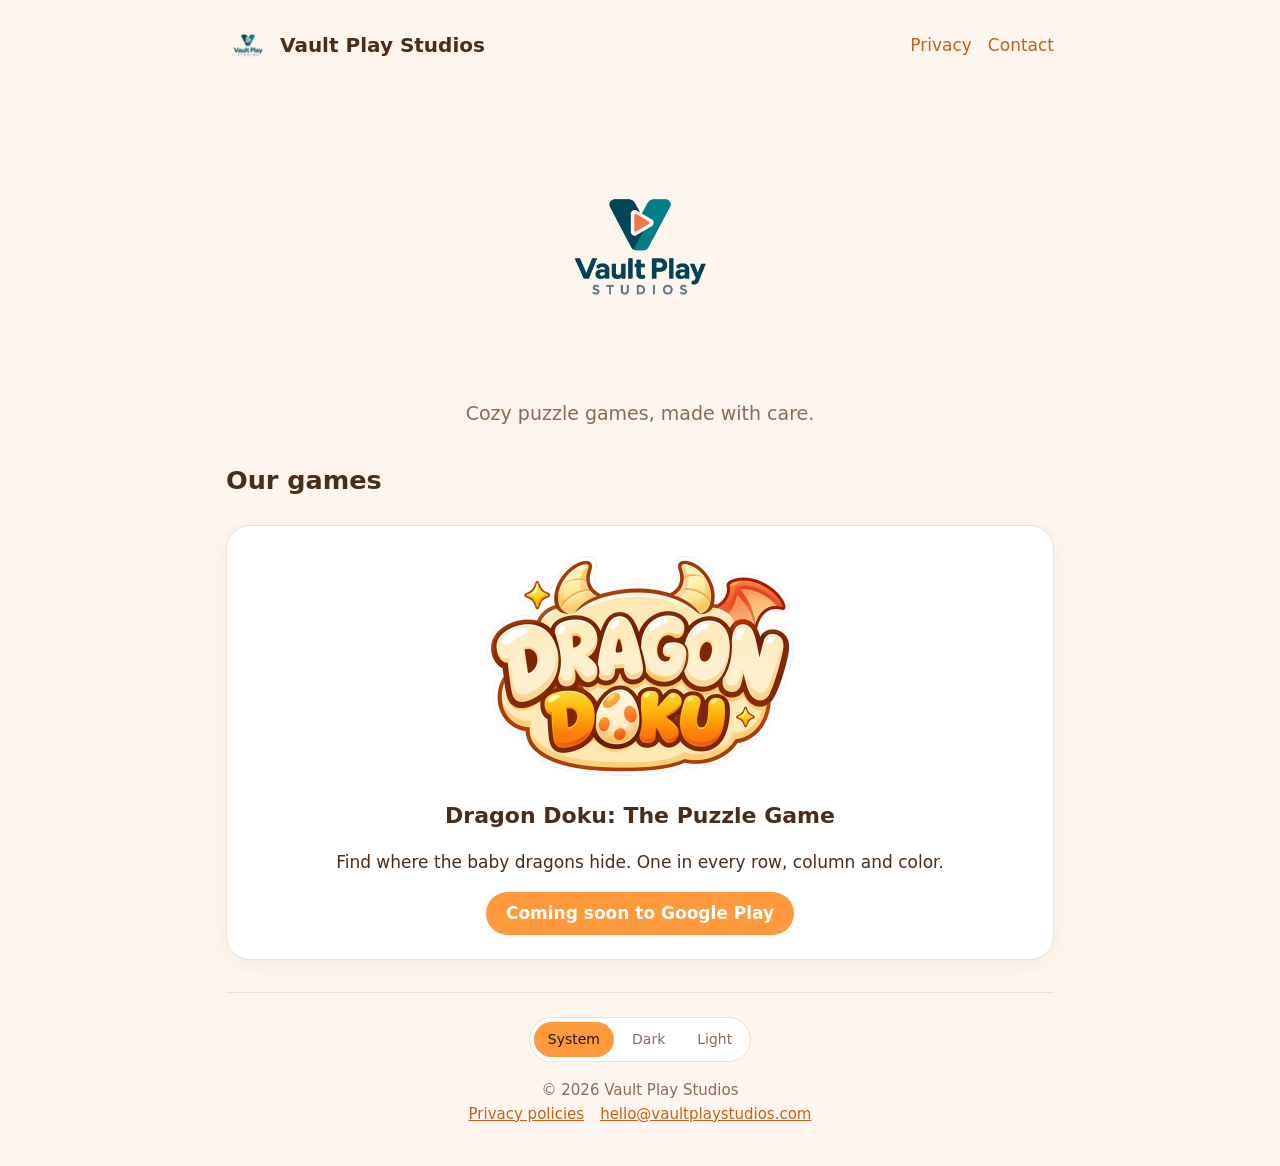
<file: index.html>
<!doctype html>
<html lang="en">
<head>
  <meta charset="utf-8">
  <meta name="viewport" content="width=device-width, initial-scale=1">
  <title>Vault Play Studios</title>
  <meta name="description" content="Vault Play Studios makes cozy puzzle games. Our first game is Dragon Doku: The Puzzle Game for Android.">
  <link rel="icon" href="img/pip.png">
  <meta name="color-scheme" content="light dark">
  <link rel="stylesheet" href="style.css">
  <script src="theme.js"></script>
</head>
<body>
  <div class="wrap">
    <header class="site">
      <a class="brand" href="./"><img src="img/studio-logo.png" alt="">Vault Play Studios</a>
      <nav><a href="privacy-policy.html">Privacy</a><a href="mailto:hello@vaultplaystudios.com">Contact</a></nav>
    </header>

    <section class="hero">
      <img class="studio" src="img/studio-logo.png" alt="Vault Play Studios logo">
      <p>Cozy puzzle games, made with care.</p>
    </section>

    <h2 style="margin:24px 0 0">Our games</h2>

    <a class="card game game-link" href="dragon-doku/">
      <img class="logo" src="img/dragondoku-logo.png" alt="Dragon Doku">
      <strong style="font-size:22px">Dragon Doku: The Puzzle Game</strong>
      <span>Find where the baby dragons hide. One in every row, column and color.</span>
      <span><span class="badge">Coming soon to Google Play</span></span>
    </a>

    <footer class="site">
      <div>© 2026 Vault Play Studios</div>
      <div><a href="privacy-policy.html">Privacy policies</a><a href="mailto:hello@vaultplaystudios.com">hello@vaultplaystudios.com</a></div>
    </footer>
  </div>
</body>
</html>
</file>
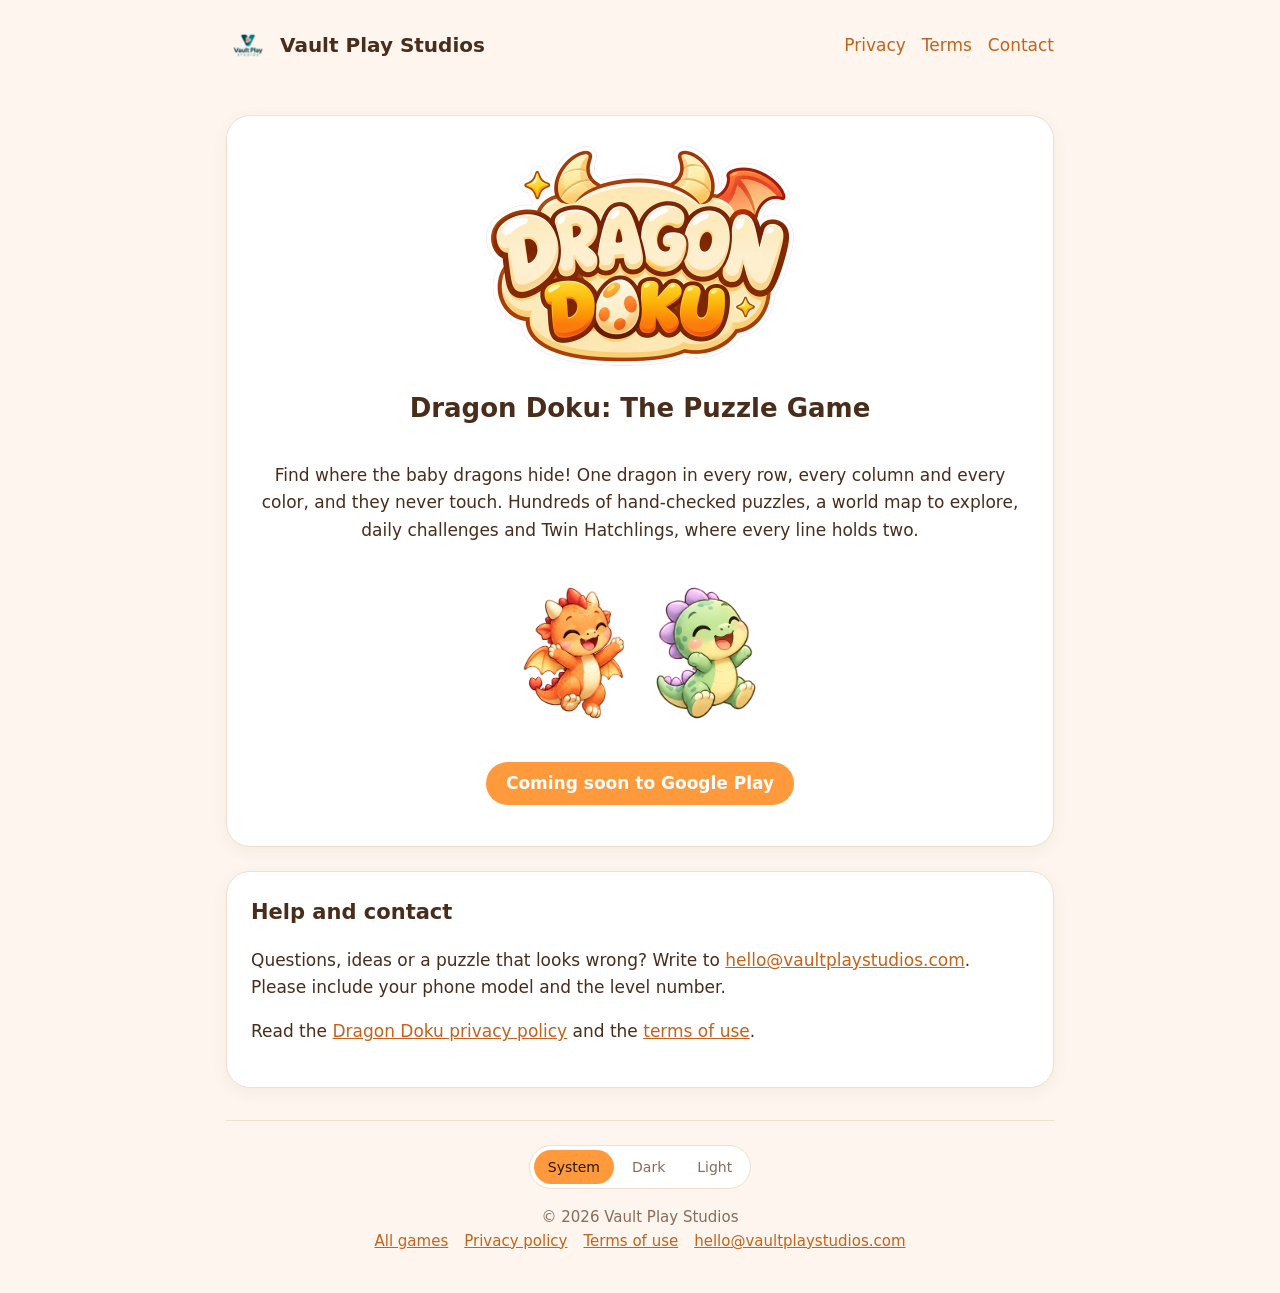
<file: dragon-doku/index.html>
<!doctype html>
<html lang="en">
<head>
  <meta charset="utf-8">
  <meta name="viewport" content="width=device-width, initial-scale=1">
  <title>Dragon Doku: The Puzzle Game</title>
  <meta name="description" content="Dragon Doku: The Puzzle Game by Vault Play Studios. Find where the baby dragons hide. Coming soon to Google Play.">
  <link rel="icon" href="../img/pip.png">
  <meta name="color-scheme" content="light dark">
  <link rel="stylesheet" href="../style.css">
  <script src="../theme.js"></script>
</head>
<body>
  <div class="wrap">
    <header class="site">
      <a class="brand" href="../"><img src="../img/studio-logo.png" alt="">Vault Play Studios</a>
      <nav><a href="privacy-policy.html">Privacy</a><a href="terms-of-use.html">Terms</a><a href="mailto:hello@vaultplaystudios.com">Contact</a></nav>
    </header>

    <section class="card game">
      <img class="logo" src="../img/dragondoku-logo.png" alt="Dragon Doku">
      <h1 style="margin:0;font-size:26px">Dragon Doku: The Puzzle Game</h1>
      <p>Find where the baby dragons hide! One dragon in every row, every column and every color, and they never touch. Hundreds of hand-checked puzzles, a world map to explore, daily challenges and Twin Hatchlings, where every line holds two.</p>
      <div class="friends">
        <img src="../img/pip.png" alt="Pip the baby dragon">
        <img src="../img/rexlet.png" alt="Rex-let the baby dinosaur">
      </div>
      <p><span class="badge">Coming soon to Google Play</span></p>
    </section>

    <section class="card doc">
      <h2 style="margin-top:0">Help and contact</h2>
      <p>Questions, ideas or a puzzle that looks wrong? Write to <a href="mailto:hello@vaultplaystudios.com">hello@vaultplaystudios.com</a>. Please include your phone model and the level number.</p>
      <p>Read the <a href="privacy-policy.html">Dragon Doku privacy policy</a> and the <a href="terms-of-use.html">terms of use</a>.</p>
    </section>

    <footer class="site">
      <div>© 2026 Vault Play Studios</div>
      <div><a href="../">All games</a><a href="privacy-policy.html">Privacy policy</a><a href="terms-of-use.html">Terms of use</a><a href="mailto:hello@vaultplaystudios.com">hello@vaultplaystudios.com</a></div>
    </footer>
  </div>
</body>
</html>
</file>
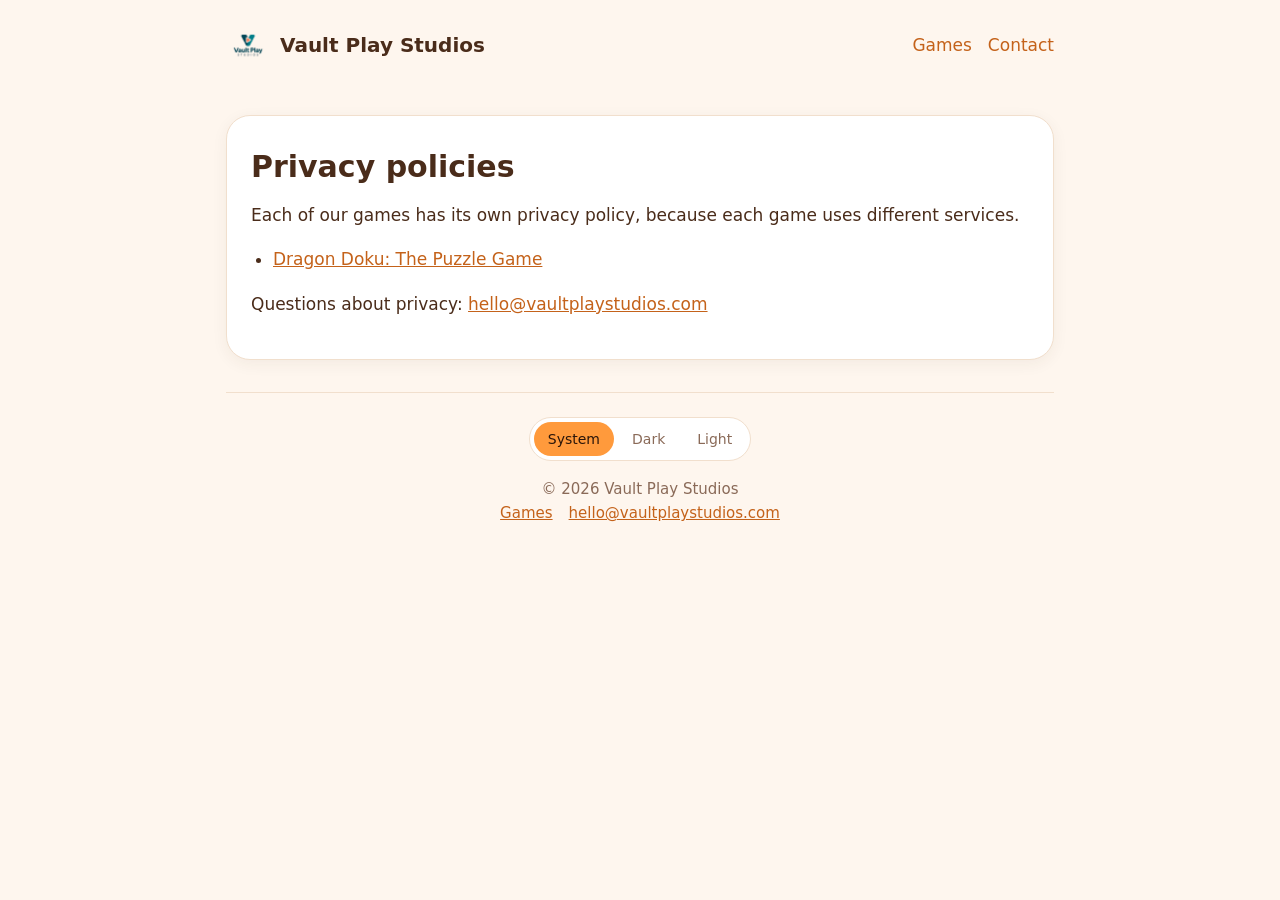
<file: privacy-policy.html>
<!doctype html>
<html lang="en">
<head>
  <meta charset="utf-8">
  <meta name="viewport" content="width=device-width, initial-scale=1">
  <title>Privacy Policies</title>
  <meta name="description" content="Privacy policies for games by Vault Play Studios.">
  <link rel="icon" href="img/pip.png">
  <meta name="color-scheme" content="light dark">
  <link rel="stylesheet" href="style.css">
  <script src="theme.js"></script>
</head>
<body>
  <div class="wrap">
    <header class="site">
      <a class="brand" href="./"><img src="img/studio-logo.png" alt="">Vault Play Studios</a>
      <nav><a href="./">Games</a><a href="mailto:hello@vaultplaystudios.com">Contact</a></nav>
    </header>

    <article class="card doc">
      <h1>Privacy policies</h1>
      <p>Each of our games has its own privacy policy, because each game uses different services.</p>
      <ul>
        <li><a href="dragon-doku/privacy-policy.html">Dragon Doku: The Puzzle Game</a></li>
      </ul>
      <p>Questions about privacy: <a href="mailto:hello@vaultplaystudios.com">hello@vaultplaystudios.com</a></p>
    </article>

    <footer class="site">
      <div>© 2026 Vault Play Studios</div>
      <div><a href="./">Games</a><a href="mailto:hello@vaultplaystudios.com">hello@vaultplaystudios.com</a></div>
    </footer>
  </div>
</body>
</html>
</file>
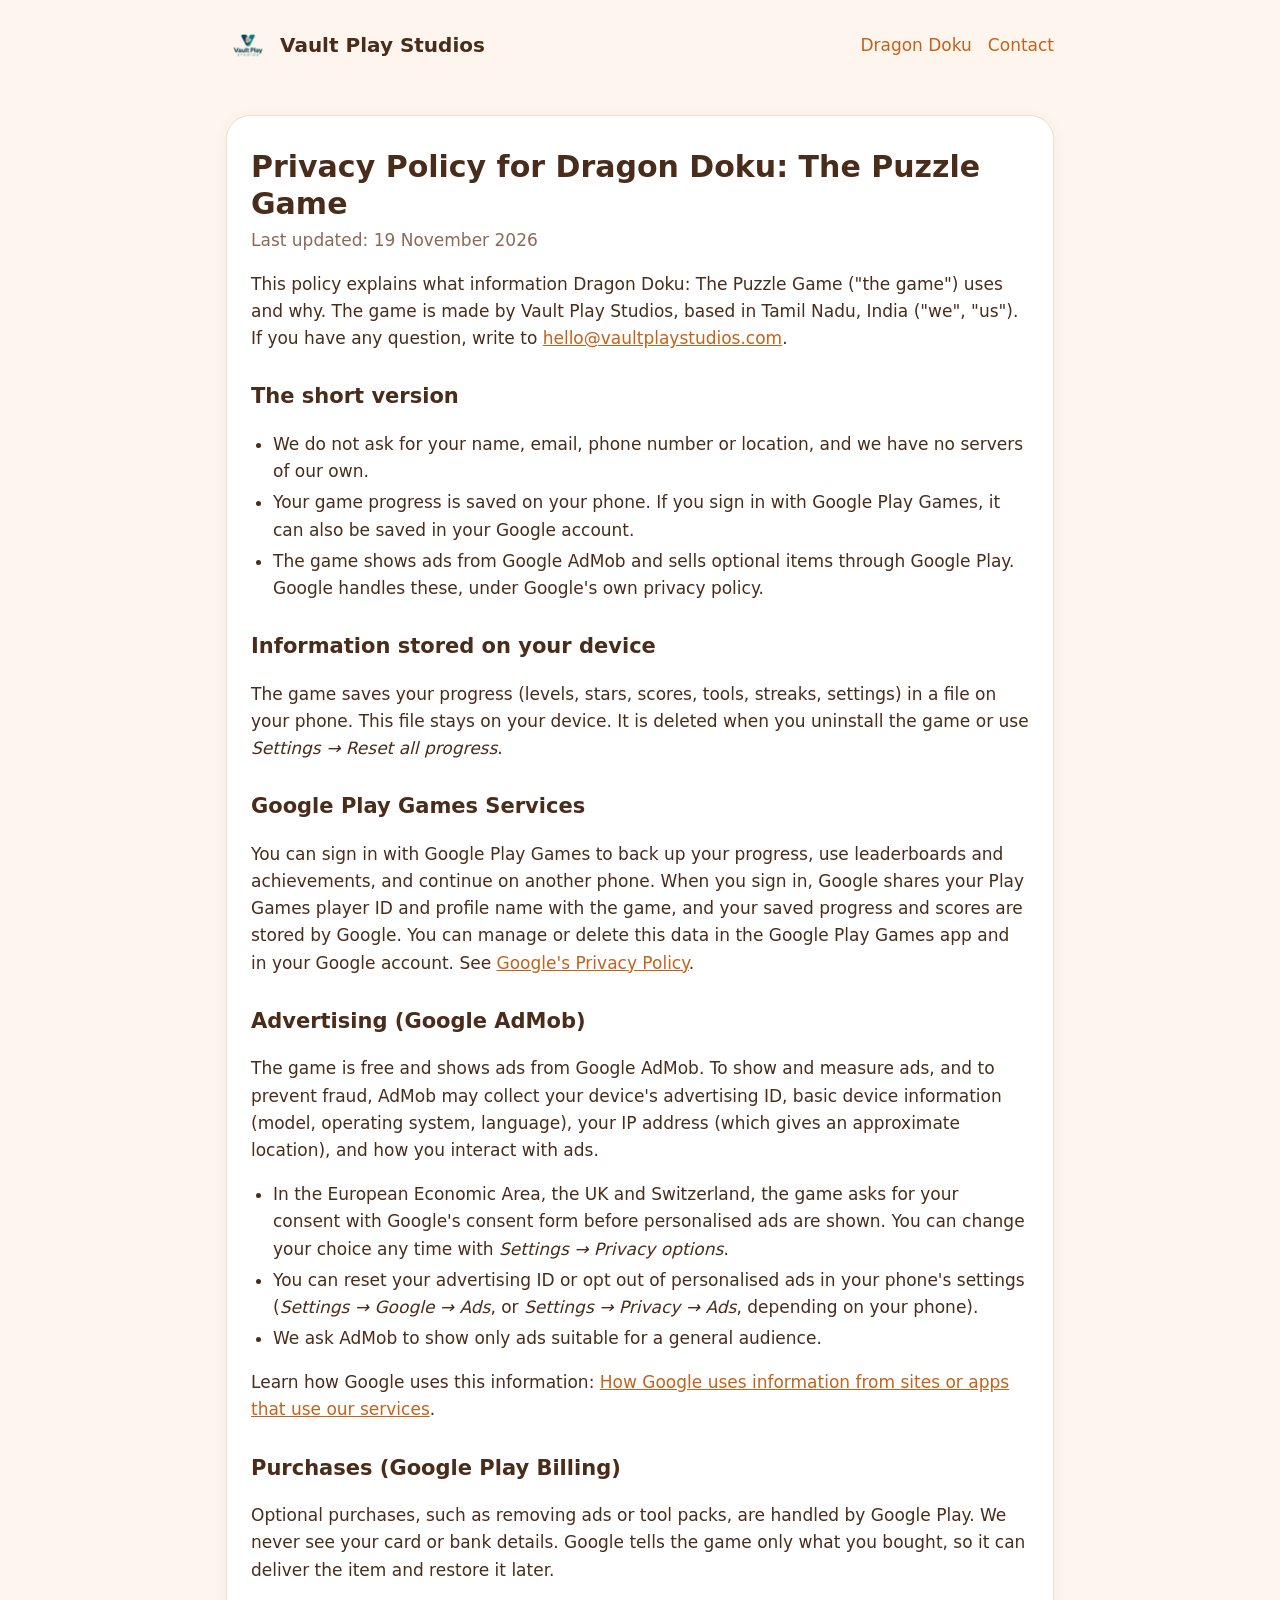
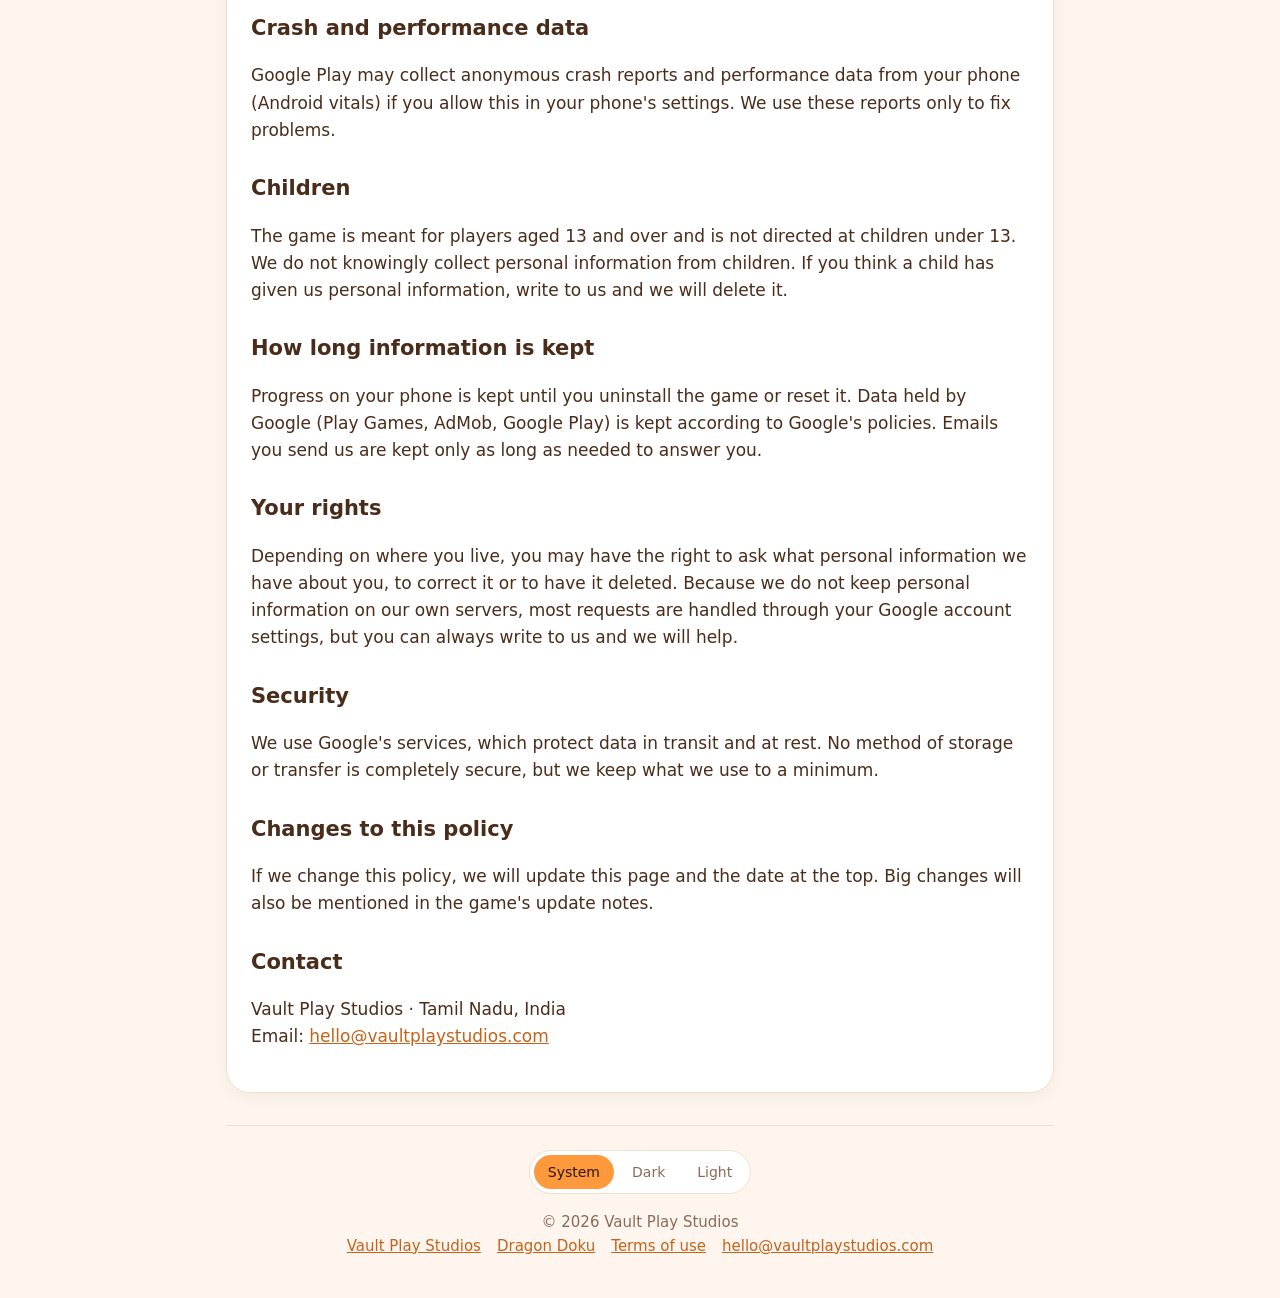
<file: dragon-doku/privacy-policy.html>
<!doctype html>
<html lang="en">
<head>
  <meta charset="utf-8">
  <meta name="viewport" content="width=device-width, initial-scale=1">
  <title>Dragon Doku Privacy Policy</title>
  <meta name="description" content="Privacy policy for Dragon Doku: The Puzzle Game by Vault Play Studios.">
  <link rel="icon" href="../img/pip.png">
  <meta name="color-scheme" content="light dark">
  <link rel="stylesheet" href="../style.css">
  <script src="../theme.js"></script>
</head>
<body>
  <div class="wrap">
    <header class="site">
      <a class="brand" href="../"><img src="../img/studio-logo.png" alt="">Vault Play Studios</a>
      <nav><a href="./">Dragon Doku</a><a href="mailto:hello@vaultplaystudios.com">Contact</a></nav>
    </header>

    <article class="card doc">
      <h1>Privacy Policy for Dragon Doku: The Puzzle Game</h1>
      <p class="meta">Last updated: 19 November 2026</p>

      <p>This policy explains what information Dragon Doku: The Puzzle Game ("the game") uses and why. The game is made by Vault Play Studios, based in Tamil Nadu, India ("we", "us"). If you have any question, write to <a href="mailto:hello@vaultplaystudios.com">hello@vaultplaystudios.com</a>.</p>

      <h2>The short version</h2>
      <ul>
        <li>We do not ask for your name, email, phone number or location, and we have no servers of our own.</li>
        <li>Your game progress is saved on your phone. If you sign in with Google Play Games, it can also be saved in your Google account.</li>
        <li>The game shows ads from Google AdMob and sells optional items through Google Play. Google handles these, under Google's own privacy policy.</li>
      </ul>

      <h2>Information stored on your device</h2>
      <p>The game saves your progress (levels, stars, scores, tools, streaks, settings) in a file on your phone. This file stays on your device. It is deleted when you uninstall the game or use <em>Settings → Reset all progress</em>.</p>

      <h2>Google Play Games Services</h2>
      <p>You can sign in with Google Play Games to back up your progress, use leaderboards and achievements, and continue on another phone. When you sign in, Google shares your Play Games player ID and profile name with the game, and your saved progress and scores are stored by Google. You can manage or delete this data in the Google Play Games app and in your Google account. See <a href="https://policies.google.com/privacy" rel="noopener">Google's Privacy Policy</a>.</p>

      <h2>Advertising (Google AdMob)</h2>
      <p>The game is free and shows ads from Google AdMob. To show and measure ads, and to prevent fraud, AdMob may collect your device's advertising ID, basic device information (model, operating system, language), your IP address (which gives an approximate location), and how you interact with ads.</p>
      <ul>
        <li>In the European Economic Area, the UK and Switzerland, the game asks for your consent with Google's consent form before personalised ads are shown. You can change your choice any time with <em>Settings → Privacy options</em>.</li>
        <li>You can reset your advertising ID or opt out of personalised ads in your phone's settings (<em>Settings → Google → Ads</em>, or <em>Settings → Privacy → Ads</em>, depending on your phone).</li>
        <li>We ask AdMob to show only ads suitable for a general audience.</li>
      </ul>
      <p>Learn how Google uses this information: <a href="https://policies.google.com/technologies/partner-sites" rel="noopener">How Google uses information from sites or apps that use our services</a>.</p>

      <h2>Purchases (Google Play Billing)</h2>
      <p>Optional purchases, such as removing ads or tool packs, are handled by Google Play. We never see your card or bank details. Google tells the game only what you bought, so it can deliver the item and restore it later.</p>

      <h2>Crash and performance data</h2>
      <p>Google Play may collect anonymous crash reports and performance data from your phone (Android vitals) if you allow this in your phone's settings. We use these reports only to fix problems.</p>

      <h2>Children</h2>
      <p>The game is meant for players aged 13 and over and is not directed at children under 13. We do not knowingly collect personal information from children. If you think a child has given us personal information, write to us and we will delete it.</p>

      <h2>How long information is kept</h2>
      <p>Progress on your phone is kept until you uninstall the game or reset it. Data held by Google (Play Games, AdMob, Google Play) is kept according to Google's policies. Emails you send us are kept only as long as needed to answer you.</p>

      <h2>Your rights</h2>
      <p>Depending on where you live, you may have the right to ask what personal information we have about you, to correct it or to have it deleted. Because we do not keep personal information on our own servers, most requests are handled through your Google account settings, but you can always write to us and we will help.</p>

      <h2>Security</h2>
      <p>We use Google's services, which protect data in transit and at rest. No method of storage or transfer is completely secure, but we keep what we use to a minimum.</p>

      <h2>Changes to this policy</h2>
      <p>If we change this policy, we will update this page and the date at the top. Big changes will also be mentioned in the game's update notes.</p>

      <h2>Contact</h2>
      <p>Vault Play Studios · Tamil Nadu, India<br>
      Email: <a href="mailto:hello@vaultplaystudios.com">hello@vaultplaystudios.com</a></p>
    </article>

    <footer class="site">
      <div>© 2026 Vault Play Studios</div>
      <div><a href="../">Vault Play Studios</a><a href="./">Dragon Doku</a><a href="terms-of-use.html">Terms of use</a><a href="mailto:hello@vaultplaystudios.com">hello@vaultplaystudios.com</a></div>
    </footer>
  </div>
</body>
</html>
</file>
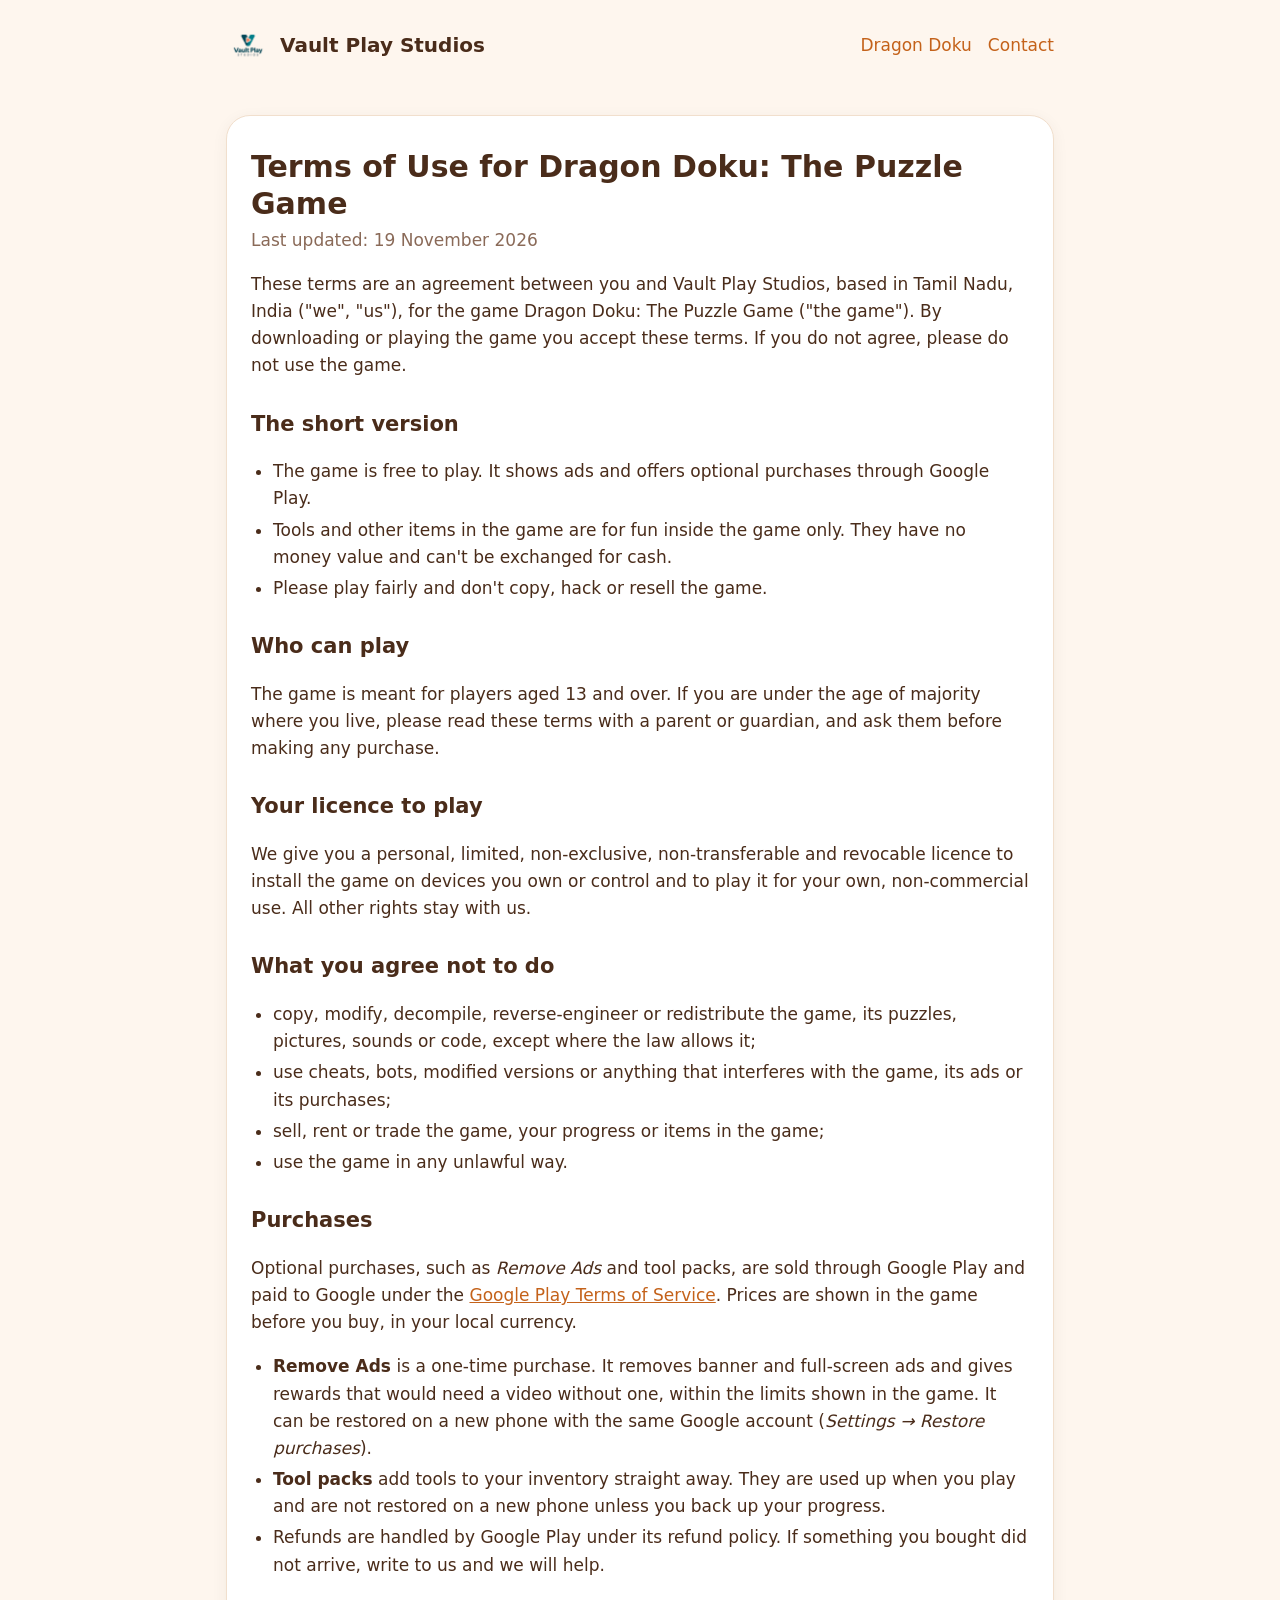
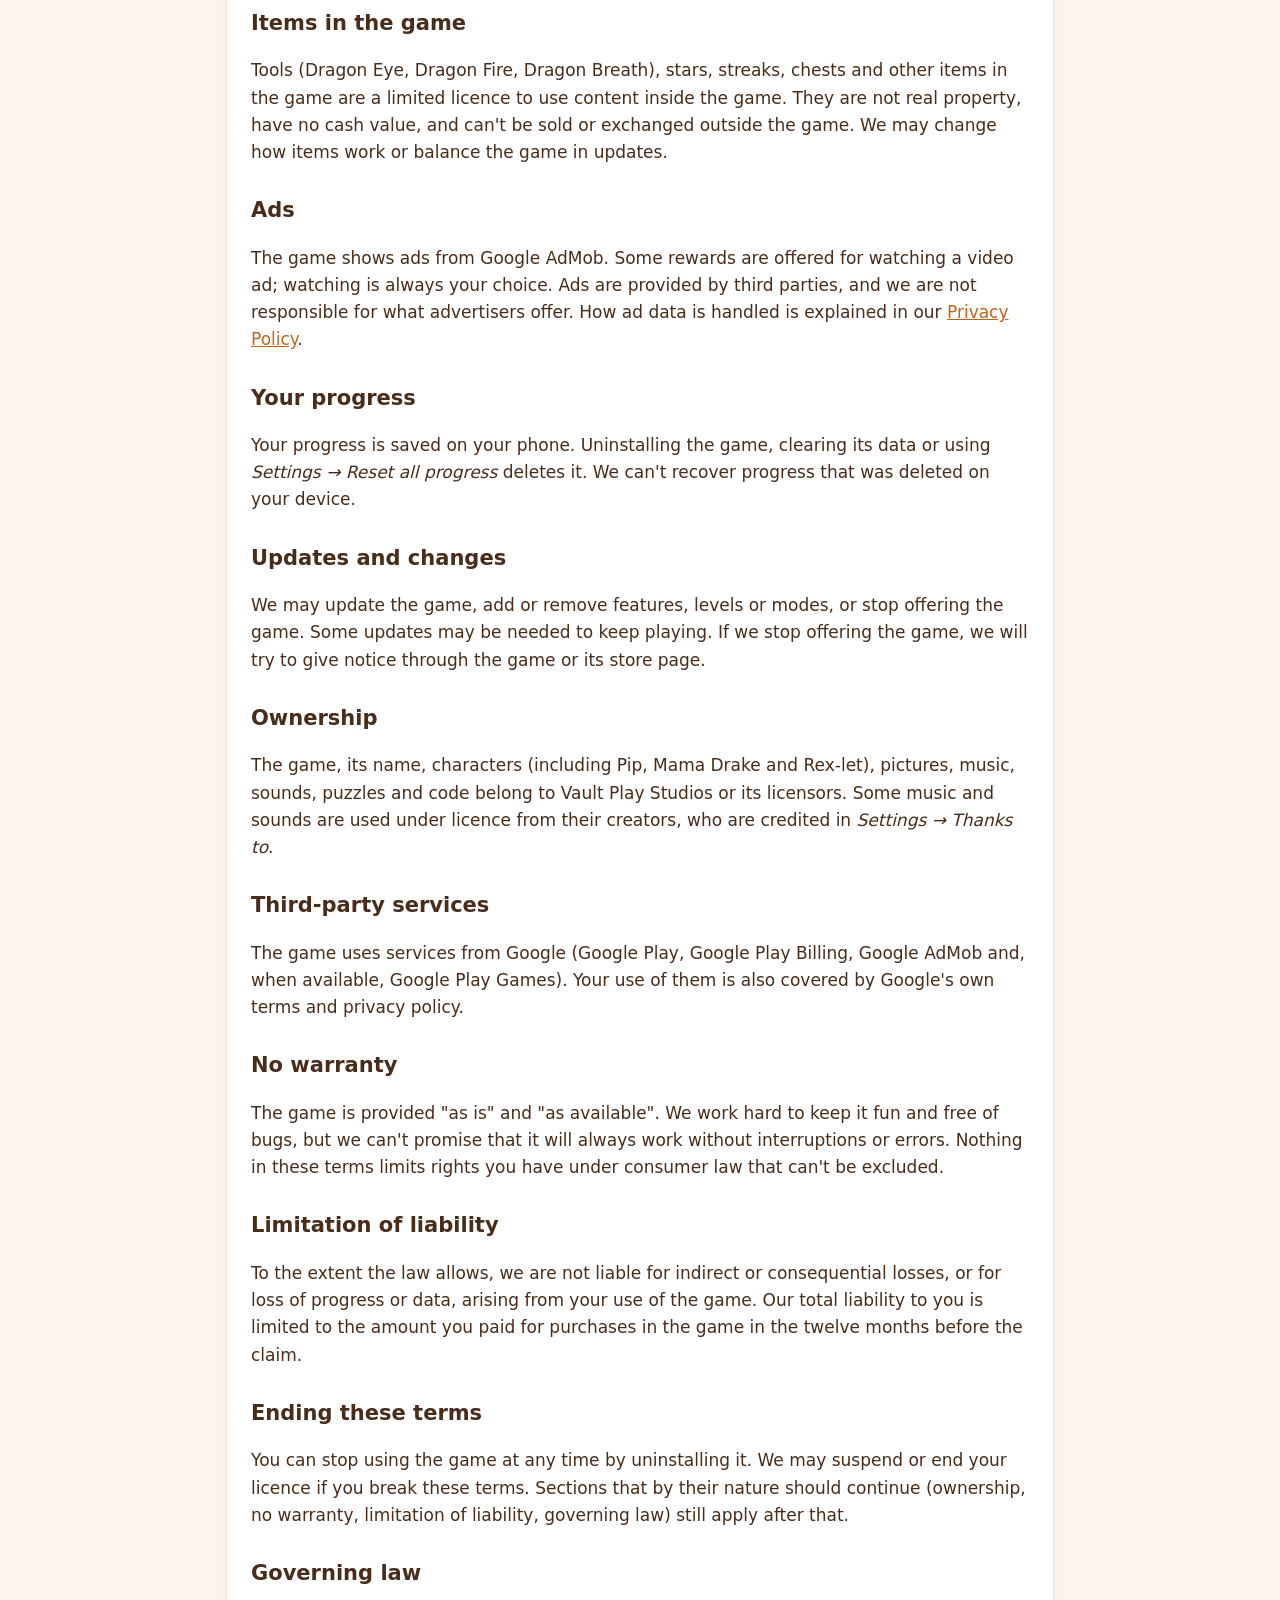
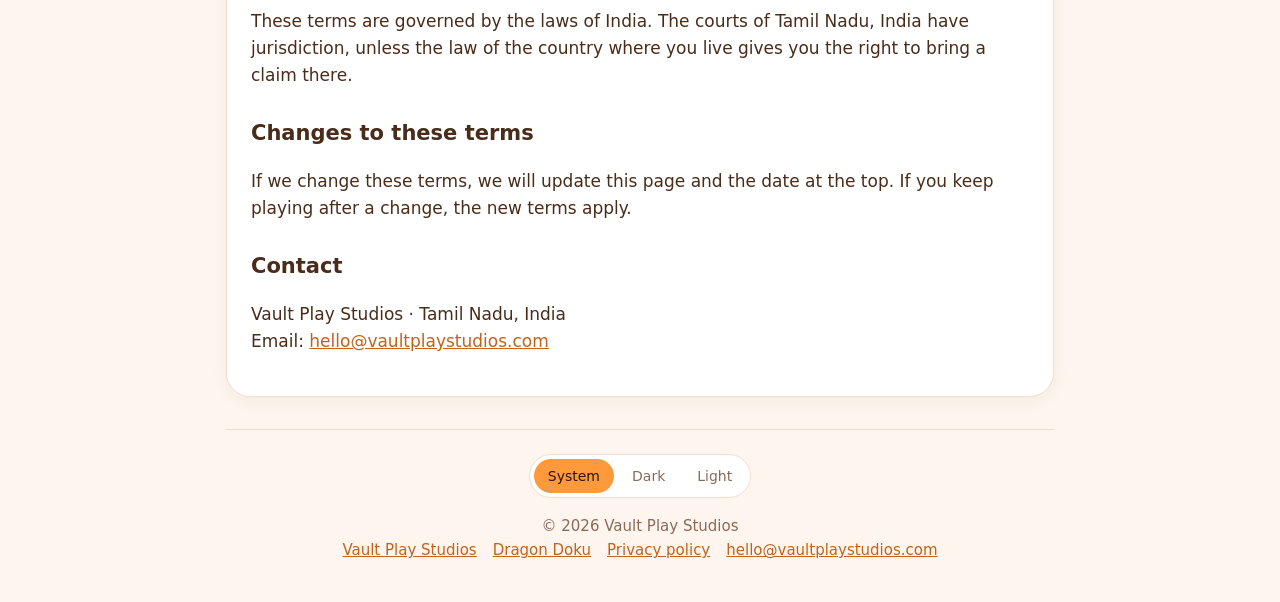
<file: dragon-doku/terms-of-use.html>
<!doctype html>
<html lang="en">
<head>
  <meta charset="utf-8">
  <meta name="viewport" content="width=device-width, initial-scale=1">
  <title>Dragon Doku Terms of Use</title>
  <meta name="description" content="Terms of Use for Dragon Doku: The Puzzle Game by Vault Play Studios.">
  <link rel="icon" href="../img/pip.png">
  <meta name="color-scheme" content="light dark">
  <link rel="stylesheet" href="../style.css">
  <script src="../theme.js"></script>
</head>
<body>
  <div class="wrap">
    <header class="site">
      <a class="brand" href="../"><img src="../img/studio-logo.png" alt="">Vault Play Studios</a>
      <nav><a href="./">Dragon Doku</a><a href="mailto:hello@vaultplaystudios.com">Contact</a></nav>
    </header>

    <article class="card doc">
      <h1>Terms of Use for Dragon Doku: The Puzzle Game</h1>
      <p class="meta">Last updated: 19 November 2026</p>

      <p>These terms are an agreement between you and Vault Play Studios, based in Tamil Nadu, India ("we", "us"), for the game Dragon Doku: The Puzzle Game ("the game"). By downloading or playing the game you accept these terms. If you do not agree, please do not use the game.</p>

      <h2>The short version</h2>
      <ul>
        <li>The game is free to play. It shows ads and offers optional purchases through Google Play.</li>
        <li>Tools and other items in the game are for fun inside the game only. They have no money value and can't be exchanged for cash.</li>
        <li>Please play fairly and don't copy, hack or resell the game.</li>
      </ul>

      <h2>Who can play</h2>
      <p>The game is meant for players aged 13 and over. If you are under the age of majority where you live, please read these terms with a parent or guardian, and ask them before making any purchase.</p>

      <h2>Your licence to play</h2>
      <p>We give you a personal, limited, non-exclusive, non-transferable and revocable licence to install the game on devices you own or control and to play it for your own, non-commercial use. All other rights stay with us.</p>

      <h2>What you agree not to do</h2>
      <ul>
        <li>copy, modify, decompile, reverse-engineer or redistribute the game, its puzzles, pictures, sounds or code, except where the law allows it;</li>
        <li>use cheats, bots, modified versions or anything that interferes with the game, its ads or its purchases;</li>
        <li>sell, rent or trade the game, your progress or items in the game;</li>
        <li>use the game in any unlawful way.</li>
      </ul>

      <h2>Purchases</h2>
      <p>Optional purchases, such as <em>Remove Ads</em> and tool packs, are sold through Google Play and paid to Google under the <a href="https://play.google.com/about/play-terms/" rel="noopener">Google Play Terms of Service</a>. Prices are shown in the game before you buy, in your local currency.</p>
      <ul>
        <li><strong>Remove Ads</strong> is a one-time purchase. It removes banner and full-screen ads and gives rewards that would need a video without one, within the limits shown in the game. It can be restored on a new phone with the same Google account (<em>Settings → Restore purchases</em>).</li>
        <li><strong>Tool packs</strong> add tools to your inventory straight away. They are used up when you play and are not restored on a new phone unless you back up your progress.</li>
        <li>Refunds are handled by Google Play under its refund policy. If something you bought did not arrive, write to us and we will help.</li>
      </ul>

      <h2>Items in the game</h2>
      <p>Tools (Dragon Eye, Dragon Fire, Dragon Breath), stars, streaks, chests and other items in the game are a limited licence to use content inside the game. They are not real property, have no cash value, and can't be sold or exchanged outside the game. We may change how items work or balance the game in updates.</p>

      <h2>Ads</h2>
      <p>The game shows ads from Google AdMob. Some rewards are offered for watching a video ad; watching is always your choice. Ads are provided by third parties, and we are not responsible for what advertisers offer. How ad data is handled is explained in our <a href="privacy-policy.html">Privacy Policy</a>.</p>

      <h2>Your progress</h2>
      <p>Your progress is saved on your phone. Uninstalling the game, clearing its data or using <em>Settings → Reset all progress</em> deletes it. We can't recover progress that was deleted on your device.</p>

      <h2>Updates and changes</h2>
      <p>We may update the game, add or remove features, levels or modes, or stop offering the game. Some updates may be needed to keep playing. If we stop offering the game, we will try to give notice through the game or its store page.</p>

      <h2>Ownership</h2>
      <p>The game, its name, characters (including Pip, Mama Drake and Rex-let), pictures, music, sounds, puzzles and code belong to Vault Play Studios or its licensors. Some music and sounds are used under licence from their creators, who are credited in <em>Settings → Thanks to</em>.</p>

      <h2>Third-party services</h2>
      <p>The game uses services from Google (Google Play, Google Play Billing, Google AdMob and, when available, Google Play Games). Your use of them is also covered by Google's own terms and privacy policy.</p>

      <h2>No warranty</h2>
      <p>The game is provided "as is" and "as available". We work hard to keep it fun and free of bugs, but we can't promise that it will always work without interruptions or errors. Nothing in these terms limits rights you have under consumer law that can't be excluded.</p>

      <h2>Limitation of liability</h2>
      <p>To the extent the law allows, we are not liable for indirect or consequential losses, or for loss of progress or data, arising from your use of the game. Our total liability to you is limited to the amount you paid for purchases in the game in the twelve months before the claim.</p>

      <h2>Ending these terms</h2>
      <p>You can stop using the game at any time by uninstalling it. We may suspend or end your licence if you break these terms. Sections that by their nature should continue (ownership, no warranty, limitation of liability, governing law) still apply after that.</p>

      <h2>Governing law</h2>
      <p>These terms are governed by the laws of India. The courts of Tamil Nadu, India have jurisdiction, unless the law of the country where you live gives you the right to bring a claim there.</p>

      <h2>Changes to these terms</h2>
      <p>If we change these terms, we will update this page and the date at the top. If you keep playing after a change, the new terms apply.</p>

      <h2>Contact</h2>
      <p>Vault Play Studios · Tamil Nadu, India<br>
      Email: <a href="mailto:hello@vaultplaystudios.com">hello@vaultplaystudios.com</a></p>
    </article>

    <footer class="site">
      <div>© 2026 Vault Play Studios</div>
      <div><a href="../">Vault Play Studios</a><a href="./">Dragon Doku</a><a href="privacy-policy.html">Privacy policy</a><a href="mailto:hello@vaultplaystudios.com">hello@vaultplaystudios.com</a></div>
    </footer>
  </div>
</body>
</html>
</file>
<file: style.css>
:root {
  --bg: #fef6ee;
  --card: #ffffff;
  --text: #4a2c1a;
  --soft: #8a6a58;
  --accent: #ff9a3c;
  --accent-dark: #c4621a;
  --line: #f1dfcd;
  --shadow: rgba(74, 44, 26, 0.06);
  --shadow-hover: rgba(74, 44, 26, 0.12);
  --logo-plate: transparent;
  --logo-on: 0;
  color-scheme: light;
}

/* Dark theme: follows the phone/computer setting ("System", the default) unless the reader
   picks Dark or Light in the footer switch (theme.js sets data-theme). */
@media (prefers-color-scheme: dark) {
  :root:not([data-theme="light"]) {
    --bg: #1c1410;
    --card: #2a1f19;
    --text: #f7e9dd;
    --soft: #c4ab98;
    --accent: #ff9a3c;
    --accent-dark: #ffb26b;
    --line: #3e2f25;
    --shadow: rgba(0, 0, 0, 0.35);
    --shadow-hover: rgba(0, 0, 0, 0.5);
    --logo-plate: #fef6ee;
    --logo-on: 1;
    color-scheme: dark;
  }
}

:root[data-theme="dark"] {
  --bg: #1c1410;
  --card: #2a1f19;
  --text: #f7e9dd;
  --soft: #c4ab98;
  --accent: #ff9a3c;
  --accent-dark: #ffb26b;
  --line: #3e2f25;
  --shadow: rgba(0, 0, 0, 0.35);
  --shadow-hover: rgba(0, 0, 0, 0.5);
  --logo-plate: #fef6ee;
  --logo-on: 1;
  color-scheme: dark;
}

* { box-sizing: border-box; }

html { -webkit-text-size-adjust: 100%; }

body {
  margin: 0;
  background: var(--bg);
  color: var(--text);
  font: 17px/1.6 "Fredoka", "Segoe UI", system-ui, -apple-system, sans-serif;
}

a { color: var(--accent-dark); }

.wrap { max-width: 860px; margin: 0 auto; padding: 0 16px; }

header.site {
  display: flex;
  align-items: center;
  justify-content: space-between;
  gap: 12px;
  padding: 16px 0;
}

header.site a.brand {
  display: flex;
  align-items: center;
  gap: 10px;
  color: var(--text);
  text-decoration: none;
  font-weight: 600;
  font-size: 20px;
}

header.site a.brand img { width: 44px; height: auto; }

header.site nav a { margin-left: 16px; text-decoration: none; font-weight: 500; white-space: nowrap; }

.hero { text-align: center; padding: 24px 0 8px; }
.hero img.studio { width: 200px; max-width: 60%; height: auto; }
.hero p { color: var(--soft); font-size: 19px; margin: 8px 0 0; }

.card {
  background: var(--card);
  border: 1px solid var(--line);
  border-radius: 24px;
  padding: 24px;
  margin: 24px 0;
  box-shadow: 0 4px 16px var(--shadow);
}

.game { display: grid; grid-template-columns: 1fr; gap: 16px; text-align: center; }
.game img.logo { width: 320px; max-width: 100%; height: auto; margin: 0 auto; }
.game .friends { display: flex; justify-content: center; gap: 12px; }
.game .friends img { width: 120px; height: auto; }
a.game-link { color: var(--text); text-decoration: none; display: grid; transition: transform 0.15s, box-shadow 0.15s; }
a.game-link:hover { transform: translateY(-3px); box-shadow: 0 8px 24px var(--shadow-hover); }

.badge {
  display: inline-block;
  background: var(--accent);
  color: #fff;
  border-radius: 999px;
  padding: 8px 20px;
  font-weight: 600;
}

.doc h1 { font-size: 30px; line-height: 1.25; margin: 8px 0 4px; }
.doc h2 { font-size: 21px; margin: 28px 0 6px; }
.doc .meta { color: var(--soft); margin: 0 0 8px; }
.doc ul { padding-left: 22px; }
.doc li { margin: 4px 0; }

footer.site {
  color: var(--soft);
  font-size: 15px;
  text-align: center;
  padding: 24px 0 40px;
  border-top: 1px solid var(--line);
  margin-top: 32px;
}

footer.site a { margin: 0 8px; }

@media (max-width: 520px) {
  body { font-size: 16px; }
  .card { padding: 18px; border-radius: 18px; }
  .doc h1 { font-size: 25px; }
  header.site nav a { margin-left: 10px; }
}

/* System / Dark / Light switch in the footer (theme.js). */
.theme-switch {
  display: inline-flex;
  gap: 4px;
  padding: 4px;
  margin: 0 0 16px;
  background: var(--card);
  border: 1px solid var(--line);
  border-radius: 999px;
}

.theme-switch button {
  font: inherit;
  font-size: 14px;
  font-weight: 500;
  color: var(--soft);
  background: transparent;
  border: 0;
  border-radius: 999px;
  padding: 6px 14px;
  min-height: 32px;
  cursor: pointer;
}

.theme-switch button:hover { color: var(--text); }
.theme-switch button.on { background: var(--accent); color: #2b160a; }
.theme-switch button:focus-visible { outline: 2px solid var(--accent-dark); outline-offset: 2px; }

/* Dark theme: the studio logo has dark lettering, so it sits on a light plate. */
.hero img.studio, header.site a.brand img {
  background: var(--logo-plate);
  border-radius: calc(var(--logo-on) * 18px);
}
.hero img.studio { padding: calc(var(--logo-on) * 14px); }
header.site a.brand img { padding: calc(var(--logo-on) * 3px); border-radius: calc(var(--logo-on) * 10px); }
</file>
